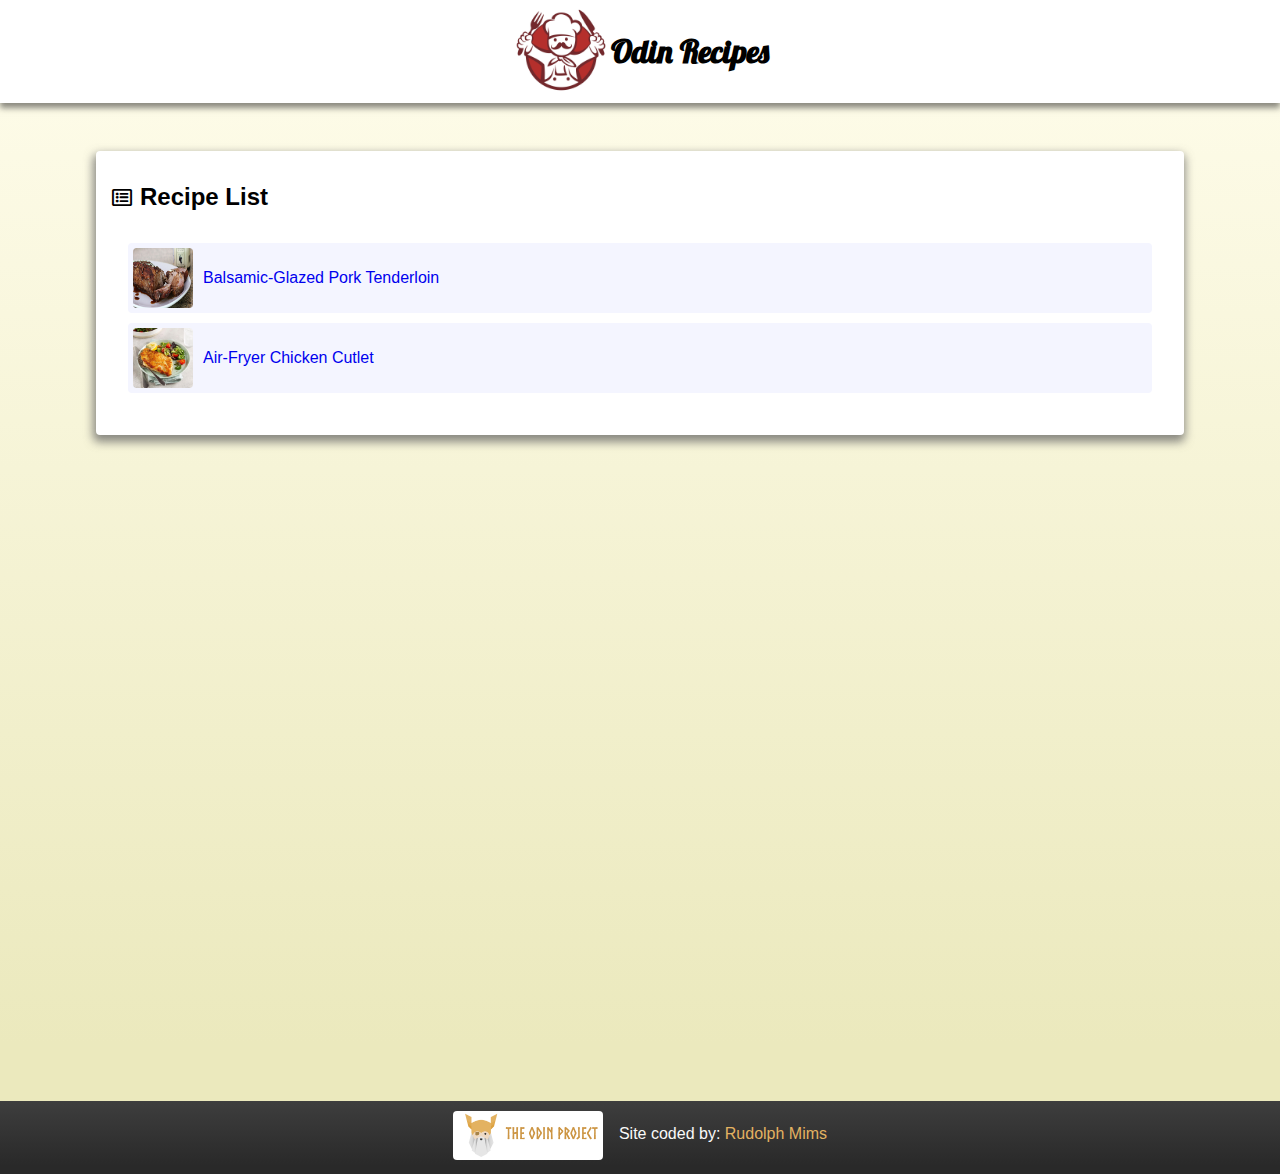
<file: index.html>
<!DOCTYPE html>
<html lang="en">
<head>
   <meta charset="UTF-8">
   <meta http-equiv="X-UA-Compatible" content="IE=edge">
   <meta name="viewport" content="width=device-width, initial-scale=1.0">
   <link rel="stylesheet" href="/css/reset.css">
   <link rel="stylesheet" href="/css/style.css">
   <!--fontawesome version 5.15.4 -->
   <link href="https://cdnjs.cloudflare.com/ajax/libs/font-awesome/5.15.4/css/all.min.css" rel="stylesheet">
   <!-- GOOGLE FONTS -->
   <link rel="preconnect" href="https://fonts.googleapis.com">
   <link rel="preconnect" href="https://fonts.gstatic.com" crossorigin>
   <link href="https://fonts.googleapis.com/css2?family=Amatic+SC:wght@400;700&family=Fjalla+One&family=Lobster&family=Open+Sans:wght@300;400;500;600;700&display=swap" rel="stylesheet">

   <title>Odin Recipes Project </title>
</head>
<body>
<header id="site-header_import"></header>
   <div class="home-container">
      
      
      <div class="recipe-list-wrapper">
         <h2><span class="icons"><i class="far fa-list-alt"></i></span>Recipe List</h2>
         <ol class="recipe-list">
            <li class="recipe-list-item"><span class="list-image"><img src="/images/balsamic-pork-tenderloin-main.jpg" alt="Balsamic-Glazed Pork Tenderloin on a plate"></span><a href="recipes/balsamic_glazed_pork_tenderloin.html">Balsamic-Glazed Pork Tenderloin</a></li>
            <li class="recipe-list-item"><span class="list-image"><img src="/images/Chicken-Cutlet.jpg" alt="Air-fryer Chicken Cutlet"></span><a href="recipes/air-fryer_chicken_cutlet.html">Air-Fryer Chicken Cutlet</a></li>       
         </ol>
      </div>

      
   </div>

<footer id="site-footer_import"></footer>

</body>
<script src="/js/app.js"></script>
</html>
</file>
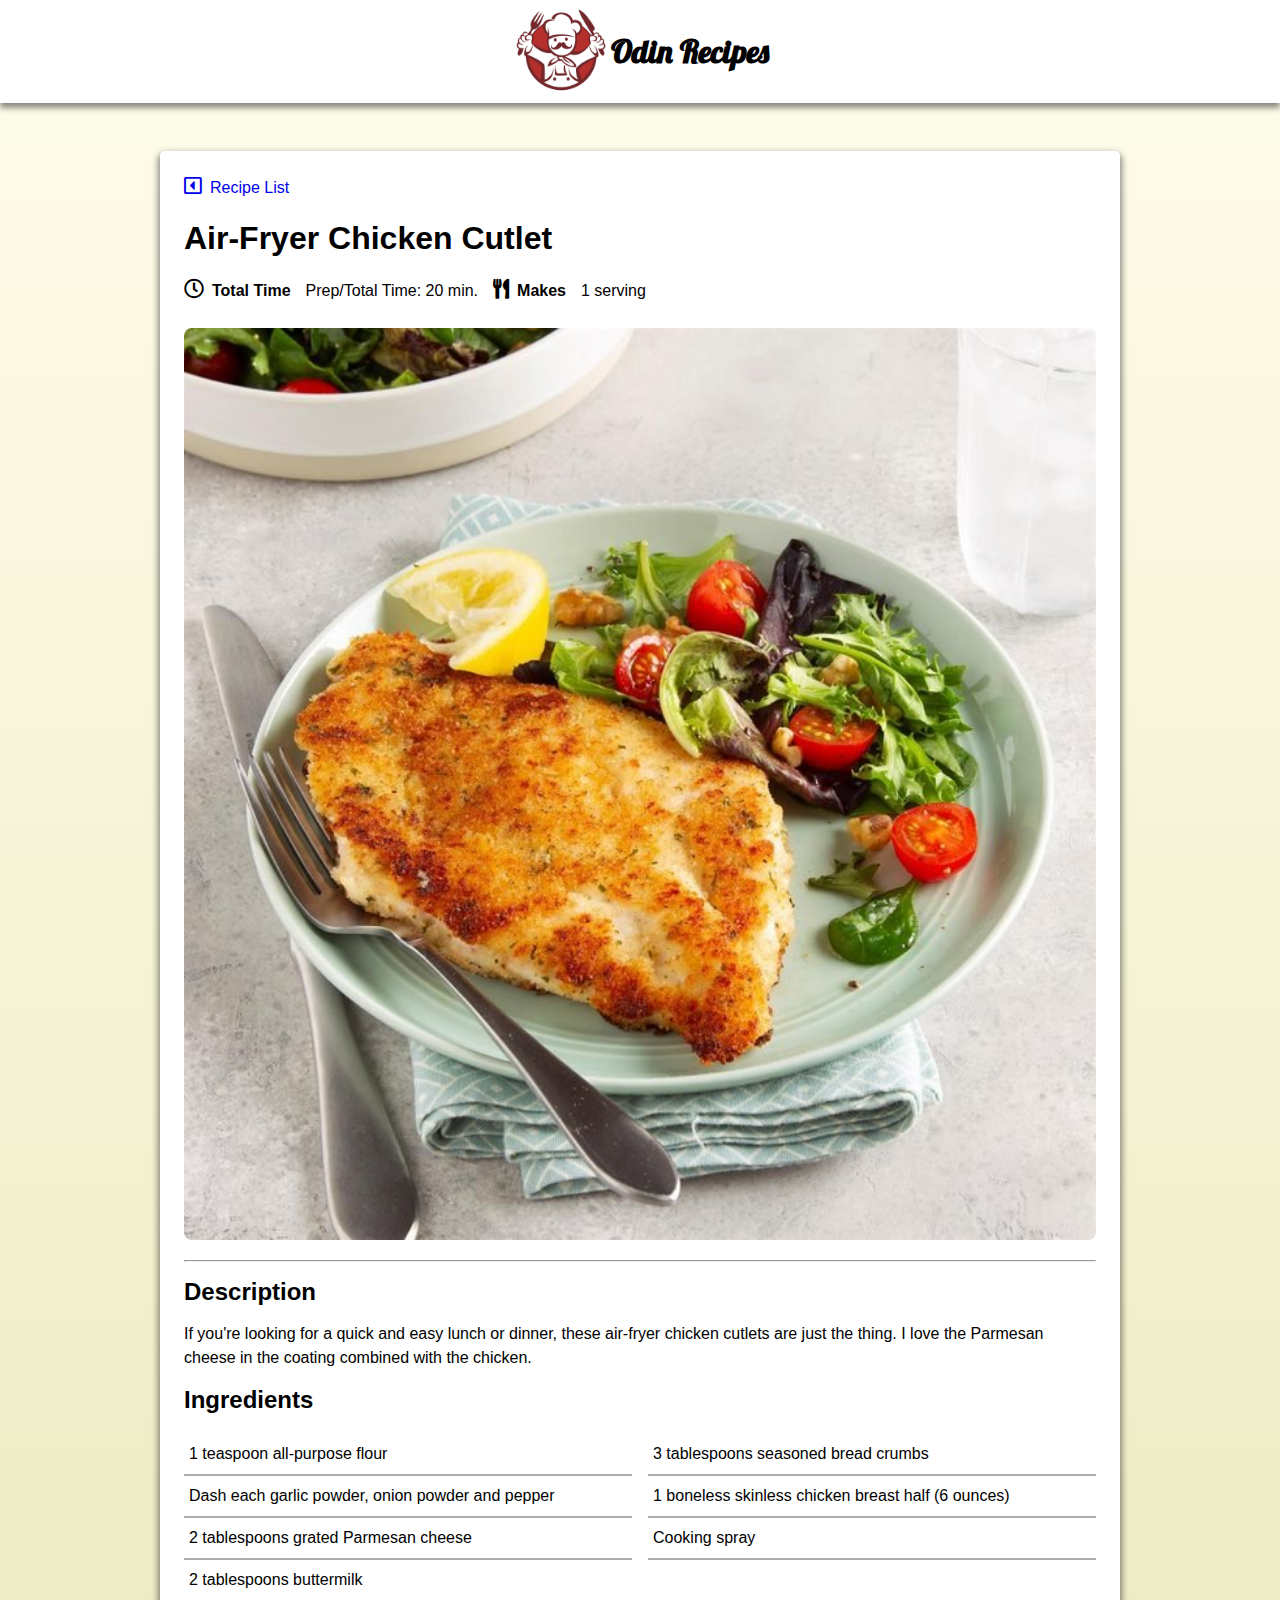
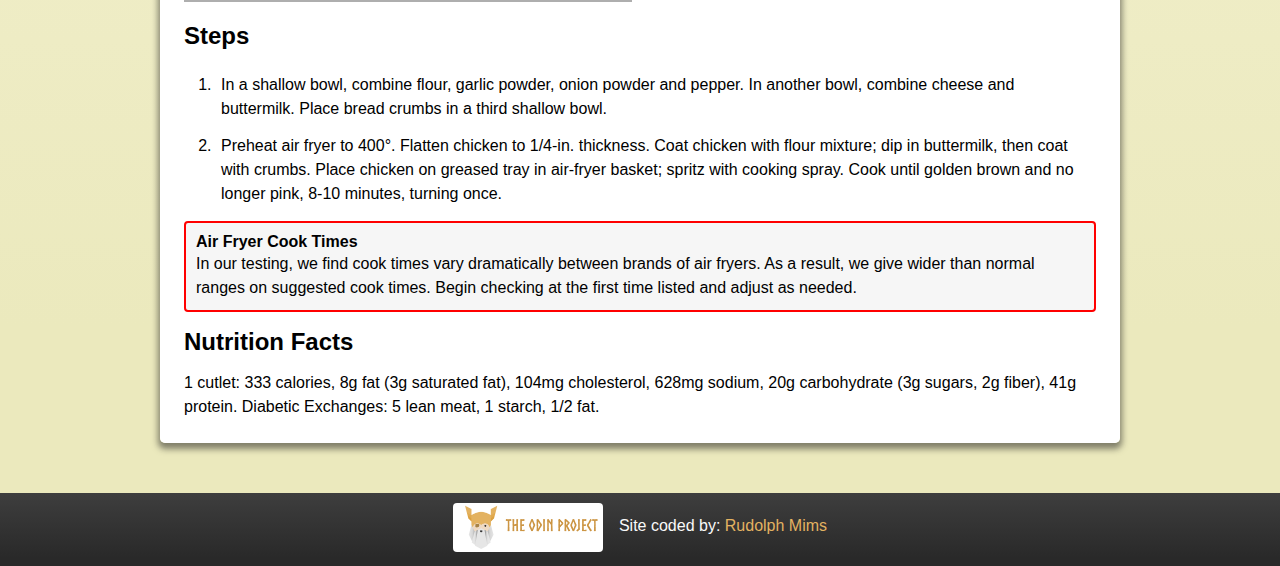
<file: recipes/air-fryer_chicken_cutlet.html>
<!DOCTYPE html>
<html lang="en">
<head>
   <meta charset="UTF-8">
   <meta http-equiv="X-UA-Compatible" content="IE=edge">
   <meta name="viewport" content="width=device-width, initial-scale=1.0">
   <link rel="stylesheet" href="/css/reset.css">
   <link rel="stylesheet" href="/css/style.css">
   <!--fontawesome version 5.15.4 -->
   <link href="https://cdnjs.cloudflare.com/ajax/libs/font-awesome/5.15.4/css/all.min.css" rel="stylesheet">
   <!-- GOOGLE FONTS -->
   <link rel="preconnect" href="https://fonts.googleapis.com">
   <link rel="preconnect" href="https://fonts.gstatic.com" crossorigin>
   <link href="https://fonts.googleapis.com/css2?family=Amatic+SC:wght@400;700&family=Fjalla+One&family=Lobster&family=Open+Sans:wght@300;400;500;600;700&display=swap" rel="stylesheet">

   <title>Air-Fryer Chicken Cutlet - Odin Recipes Project </title>
</head>
<body>
   <header id="site-header_import"></header>
   <div class="recipes-container">

      <div class="recipe-wrapper">
         <div class="home-pg-link">
            <a href="../index.html" ><span class="icons"><i class="far fa-caret-square-left"></i></span>Recipe List</a>
         </div>
         <div class="recipe-header">
            <h1 class="recipe-title">Air-Fryer Chicken Cutlet</h1> 
            <div class="recipe-time-yield">
               <div class="total-time">
                  <h3><span class="icons"><i class="far fa-clock"></i></i></span>Total Time</h3>
                  <p>Prep/Total Time: 20 min.</p>
               </div>
               <div class="makes">
                  <h3><span class="icons"><i class="fas fa-utensils"></i></span>Makes</h3>
                  <p>1 serving</p>
               </div>
            </div>
            <div class="recipe-image-wrapper">
               <img src="/images/Chicken-Cutlet.jpg" alt="Air-fryer Chicken Cutlet">    
            </div> 
         </div>

         <hr>

         <div class="recipe-content-wrapper">
            <h2>Description</h2>
            <p>If you're looking for a quick and easy lunch or dinner, these air-fryer chicken cutlets are just the thing. I love the Parmesan cheese in the coating combined with the chicken.</p>

            <h2>Ingredients</h2>
            <ul class="recipe-ingredients-list">
               <li>1 teaspoon all-purpose flour</li>
               <li>Dash each garlic powder, onion powder and pepper</li>
               <li>2 tablespoons grated Parmesan cheese</li>
               <li>2 tablespoons buttermilk</li>
               <li>3 tablespoons seasoned bread crumbs</li>
               <li>1 boneless skinless chicken breast half (6 ounces)</li>
               <li>Cooking spray</li>
            </ul>

            <h2>Steps</h2>
            <ol class="recipe-steps-list">
               <li><p>In a shallow bowl, combine flour, garlic powder, onion powder and pepper. In another bowl, combine cheese and buttermilk. Place bread crumbs in a third shallow bowl.</p></li>
               <li><p>Preheat air fryer to 400°. Flatten chicken to 1/4-in. thickness. Coat chicken with flour mixture; dip in buttermilk, then coat with crumbs. Place chicken on greased tray in air-fryer basket; spritz with cooking spray. Cook until golden brown and no longer pink, 8-10 minutes, turning once.</p></li>
            </ol> 
            <div class="warning-content">
               <h3>Air Fryer Cook Times</h3>
               <p>In our testing, we find cook times vary dramatically between brands of air fryers. As a result, we give wider than normal ranges on suggested cook times. Begin checking at the first time listed and adjust as needed.</p>
            </div>

            <h2>Nutrition Facts</h2> 
            <p>1 cutlet: 333 calories, 8g fat (3g saturated fat), 104mg cholesterol, 628mg sodium, 20g carbohydrate (3g sugars, 2g fiber), 41g protein. Diabetic Exchanges: 5 lean meat, 1 starch, 1/2 fat.</p>
         </div>
      </div>

   </div>
   <footer id="site-footer_import"></footer>


</body>
<script src="/js/app.js"></script>
</html>
</file>
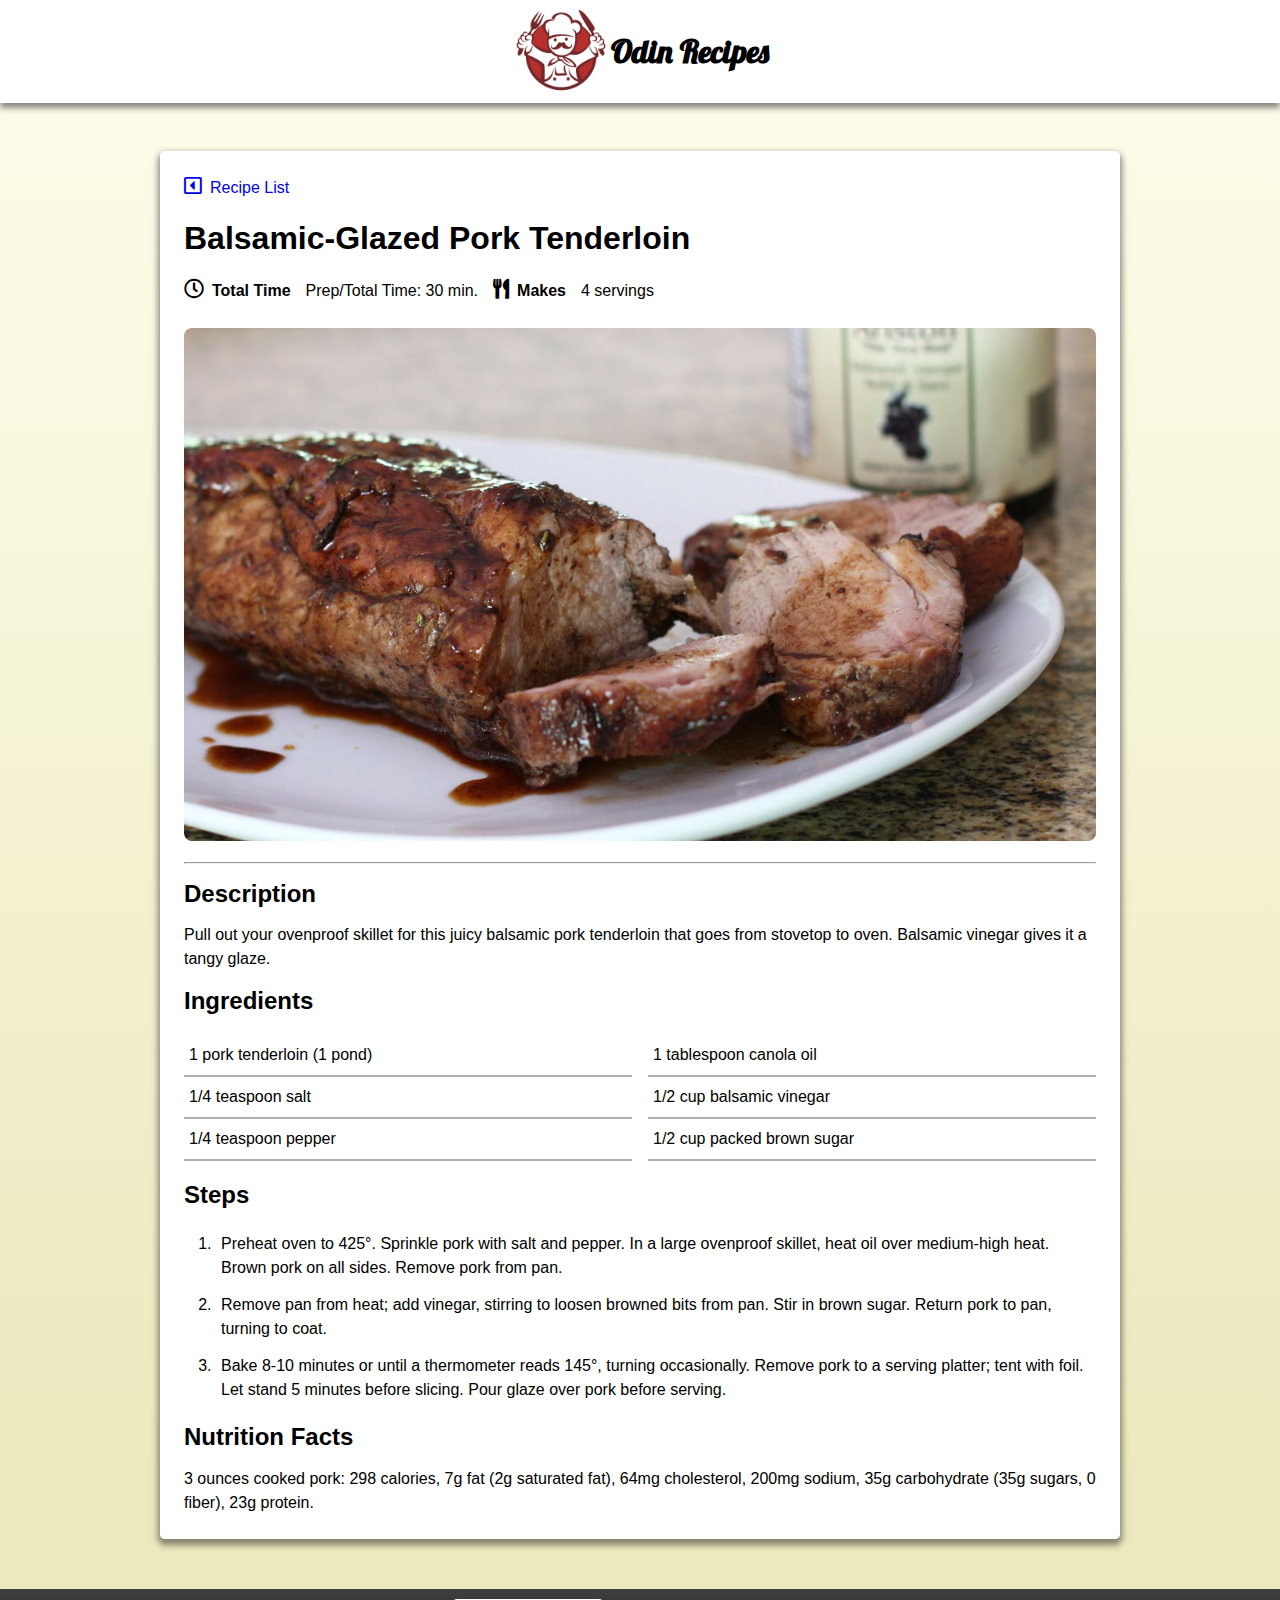
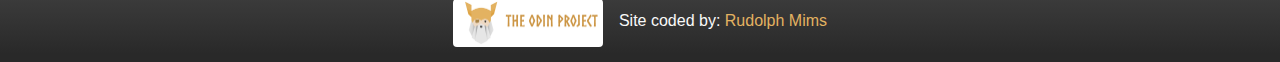
<file: recipes/balsamic_glazed_pork_tenderloin.html>
<!DOCTYPE html>
<html lang="en">
<head>
   <meta charset="UTF-8">
   <meta http-equiv="X-UA-Compatible" content="IE=edge">
   <meta name="viewport" content="width=device-width, initial-scale=1.0">
   <link rel="stylesheet" href="/css/reset.css">
   <link rel="stylesheet" href="/css/style.css">
   <!--font-awesome version 5.15.4 -->
   <link href="https://cdnjs.cloudflare.com/ajax/libs/font-awesome/5.15.4/css/all.min.css" rel="stylesheet">
   <!-- GOOGLE FONTS -->
   <link rel="preconnect" href="https://fonts.googleapis.com">
   <link rel="preconnect" href="https://fonts.gstatic.com" crossorigin>
   <link href="https://fonts.googleapis.com/css2?family=Amatic+SC:wght@400;700&family=Fjalla+One&family=Lobster&family=Open+Sans:wght@300;400;500;600;700&display=swap" rel="stylesheet">

   <title>Balsamic-Glazed Pork Tenderloin - Odin Recipes Project </title>
</head>
<body>
<header id="site-header_import"></header>
   <div class="recipes-container">
      
      <div class="recipe-wrapper">
         <div class="home-pg-link">
            <a href="../index.html" ><span class="icons"><i class="far fa-caret-square-left"></i></span>Recipe List</a>
         </div>
         <div class="recipe-header">
            <h1 class="recipe-title">Balsamic-Glazed Pork Tenderloin</h1> 
            <div class="recipe-time-yield">
               <div class="total-time">
                  <h3><span class="icons"><i class="far fa-clock"></i></i></span>Total Time</h3>
                  <p>Prep/Total Time: 30 min.</p>
               </div>
               <div class="makes">
                  <h3><span class="icons"><i class="fas fa-utensils"></i></span>Makes</h3>
                  <p>4 servings</p>
               </div>
            </div>
            <div class="recipe-image-wrapper">
               <img src="/images/balsamic-pork-tenderloin-main.jpg" alt="Balsamic-Glazed Pork Tenderloin on a plate">    
            </div> 
         </div>

         <hr>

         <div class="recipe-content-wrapper">
            <h2>Description</h2>
            <p>Pull out your ovenproof skillet for this juicy balsamic pork tenderloin that goes from stovetop to oven. Balsamic vinegar gives it a tangy glaze.</p>

            <h2>Ingredients</h2>
            <ul class="recipe-ingredients-list">
               <li>1 pork tenderloin (1 pond)</li>
               <li>1/4 teaspoon salt</li>
               <li>1/4 teaspoon pepper</li>
               <li>1 tablespoon canola oil</li>
               <li>1/2 cup balsamic vinegar</li>
               <li>1/2 cup packed brown sugar</li>
            </ul>

            <h2>Steps</h2>
            <ol class="recipe-steps-list">
               <li><p>Preheat oven to 425°. Sprinkle pork with salt and pepper. In a large ovenproof skillet, heat oil over medium-high heat. Brown pork on all sides. Remove pork from pan.</p></li>
               <li><p>Remove pan from heat; add vinegar, stirring to loosen browned bits from pan. Stir in brown sugar. Return pork to pan, turning to coat.</p></li>
               <li><p>Bake 8-10 minutes or until a thermometer reads 145°, turning occasionally. Remove pork to a serving platter; tent with foil. Let stand 5 minutes before slicing. Pour glaze over pork before serving.</p></li>
            </ol> 

            <h2>Nutrition Facts</h2> 
            <p>3 ounces cooked pork: 298 calories, 7g fat (2g saturated fat), 64mg cholesterol, 200mg sodium, 35g carbohydrate (35g sugars, 0 fiber), 23g protein.</p>
         </div>
         

      </div>
      
   </div>
<footer id="site-footer_import"></footer>


</body>
<script src="/js/app.js"></script>
</html>
</file>
<file: css/style.css>
/* =============== START GLOBAL STYLES ====================== */
body{
   display: flex;
   justify-content: center;
   flex-wrap: wrap;
   font-family: sans-serif;
   background: rgb(255,253,236);
   background: linear-gradient(180deg, rgba(255,253,236,1) 0%, rgba(235,233,189,1) 89%);
}
h1{
   font-size: 2rem;
   font-weight: 600;
}
h2{
   font-size: 1.5rem;
   font-weight: 600;
   margin: 1rem 0;
}
h3{
   font-size: 1rem;
   font-weight: 600;
}
p{
   line-height: 1.5;
}
li{
   padding: 5px;
   line-height: 30px;
}
a{
   text-decoration: none;
}
.icons{
   font-size: 20px;
   margin-right: 8px;
}
hr{
   width: 100%;
}
.list-image{
   margin-right: 10px;
}
.list-image > img{
   width: 60px;
   height: 60px;
   border-radius: 4px;
}
/* =============== END GLOBAL STYLES ====================== */

/* ================ START HOME PAGE STYLE ======================*/
.home-container{
   display: flex;
   flex-wrap: wrap;
   width: 85%;
   height: 100vh;
}
.home-container > h1{
   width: 100%;
}

/*============ START HEADER HOME PAGE=================*/
#site-header_import{
   font-family: 'Lobster', cursive;
   width: 100%;
   background-color: white;
   margin-bottom: 3rem;
   box-shadow: 0px 5px 6px 0px rgba(23,23,23,0.5);
   -webkit-box-shadow: 0px 5px 6px 0px rgba(23,23,23,0.5);
   -moz-box-shadow: 0px 5px 6px 0px rgba(23,23,23,0.5);
}
.header-container{
   display: flex;
   justify-content: center;
   align-items: center;
   flex-wrap: wrap;
   width: 100%;
}
.logo-image-wrapper > img{
   width: 100px;
}
.logo-text-wrapper > h1{
   font-family: 'Lobster', cursive;
}
/*============ END HEADER HOME PAGE=================*/

/*============ START RECIPE LIST HOME PAGE =================*/
.recipe-list-wrapper{
   width: 100%;
   height: max-content;
   padding: 1rem;
   border-radius: 4px;
   background-color: white;
   box-shadow: -1px 5px 10px 2px rgba(100,100,100,0.75);
-webkit-box-shadow: -1px 5px 10px 2px rgba(100,100,100,0.75);
-moz-box-shadow: -1px 5px 10px 2px rgba(100,100,100,0.75);
}
.recipe-list{
   padding: 1rem;
   /*background-color: rgb(247, 247, 247);*/
   /*border-radius: 4px;*/
   list-style: none;
}
.recipe-list-item{
   display: flex;
   align-items: center;
   /*margin-left: 10px;*/
   line-height: 0;
   border-radius: 4px;
   margin-bottom: 10px;
   background-color: #f4f5ff;
}
/*============ END RECIPE LIST HOME PAGE =================*/
/* ================ END HOME PAGE STYLE ======================*/

/*============ START RECIPE PAGE =================*/
.recipes-container{
   width: 75%;
   border-radius: 5px;
   box-shadow: 0px 4px 6px 2px rgba(23,23,23,0.5);
-webkit-box-shadow: 0px 4px 6px 2px rgba(23,23,23,0.5);
-moz-box-shadow: 0px 4px 6px 2px rgba(23,23,23,0.5);
}
.recipe-wrapper{
   display: flex;
   justify-content:flex-start;
   flex-wrap: wrap;
   /*background-color: rgb(247, 247, 247);*/
   background-color: white;
   padding: 1.5rem;
   border-radius: 5px;
}
/* =========== START RECIPE PAGE HEADER  =============*/
.recipe-header{
   display: flex;
   justify-content: flex-start;
   align-items: center;
   flex-wrap: wrap;
}
.recipe-title{
   width: 100%;
}
.recipe-time-yield{
   display: flex;
   justify-content: flex-start;
   align-items: center;
   flex-direction: row;
}
.total-time, .makes{
   display: flex;
   justify-content: space-between;
   align-items: baseline;
   margin: 0 15px 25px 0;
}
.total-time > h3{
   margin-right: 15px;
}
.makes > h3{
   margin-right: 15px;
}
.recipe-image-wrapper{
   width: 100%;
   margin-bottom: 1rem;
}
.recipe-image-wrapper > img{
   width: 100%;
   border-radius: 0.5rem;
}
/* =========== END RECIPE PAGE HEADER  =============*/

/* =========== START RECIPE DIRECTIONS  =============*/
.recipe-ingredients-list{
   list-style: none;
   column-count: 2;
   column-fill: balance;
   margin: 20px 0;
}
.recipe-ingredients-list > li{
   border-bottom: 2px solid rgb(174, 174, 174);
}
.recipe-steps-list{
   margin-left: 2rem;
}
.warning-content{
   border-radius: 4px;
   border: 2px solid red;
   padding: 10px;
   margin: 10px 0;
   background-color: #f6f6f6;;
}
/* =========== END RECIPE DIRECTIONS  =============*/

/* ============ START FOOTER ====================*/
#site-footer_import{
   margin-top: 50px;
   width: 100%;
   background: rgb(62,62,62);
   background: linear-gradient(180deg, rgba(62,62,62,1) 0%, rgba(41,41,41,1) 89%);
}
.footer-container{
   display: flex;
   justify-content: center;
   align-items: center;
   padding: 10px;
}
.project-source-wrapper > img{
   width: 150px;
   margin-right: 1rem;
   border-radius: 4px;
}
.my-info-wrapper{
   color: #f9f9f9;
   padding-bottom: 8px;
}
.my-info-wrapper a{
   color: #E3B261;
}.my-info-wrapper a:hover{
   color: #f0c785;
}
/* ============ END FOOTER ====================*/
/*============ END RECIPE PAGE =================*/
</file>
